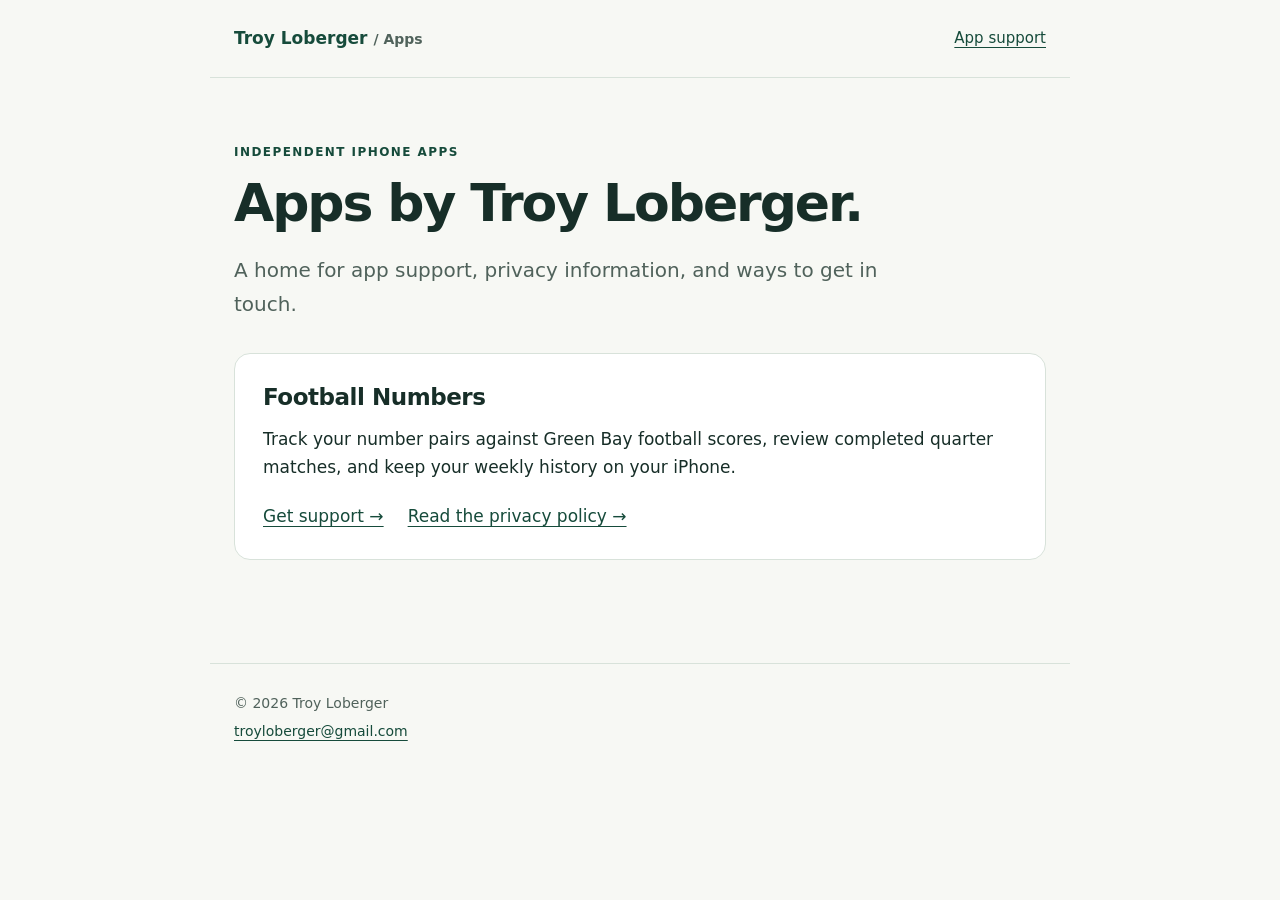
<file: index.html>
<!doctype html>
<html lang="en"><head><meta charset="utf-8"><meta name="viewport" content="width=device-width, initial-scale=1"><meta name="description" content="App support and privacy information from Troy Loberger."><title>Apps · Troy Loberger</title><link rel="stylesheet" href="./styles.css"></head>
<body><a class="skip" href="#main">Skip to content</a><header><a class="brand" href="./index.html">Troy Loberger <span class="meta">/ Apps</span></a><nav aria-label="Main navigation"><a href="football-numbers/support.html">App support</a></nav></header><main id="main"><p class="eyebrow">Independent iPhone apps</p><h1>Apps by Troy Loberger.</h1><p class="intro">A home for app support, privacy information, and ways to get in touch.</p><section class="app" aria-labelledby="football"><h2 id="football">Football Numbers</h2><p>Track your number pairs against Green Bay football scores, review completed quarter matches, and keep your weekly history on your iPhone.</p><div class="links"><a href="football-numbers/support.html">Get support →</a><a href="football-numbers/privacy.html">Read the privacy policy →</a></div></section></main><footer><p>© 2026 Troy Loberger</p><p><a href="mailto:troyloberger@gmail.com">troyloberger@gmail.com</a></p></footer></body></html>
</file>
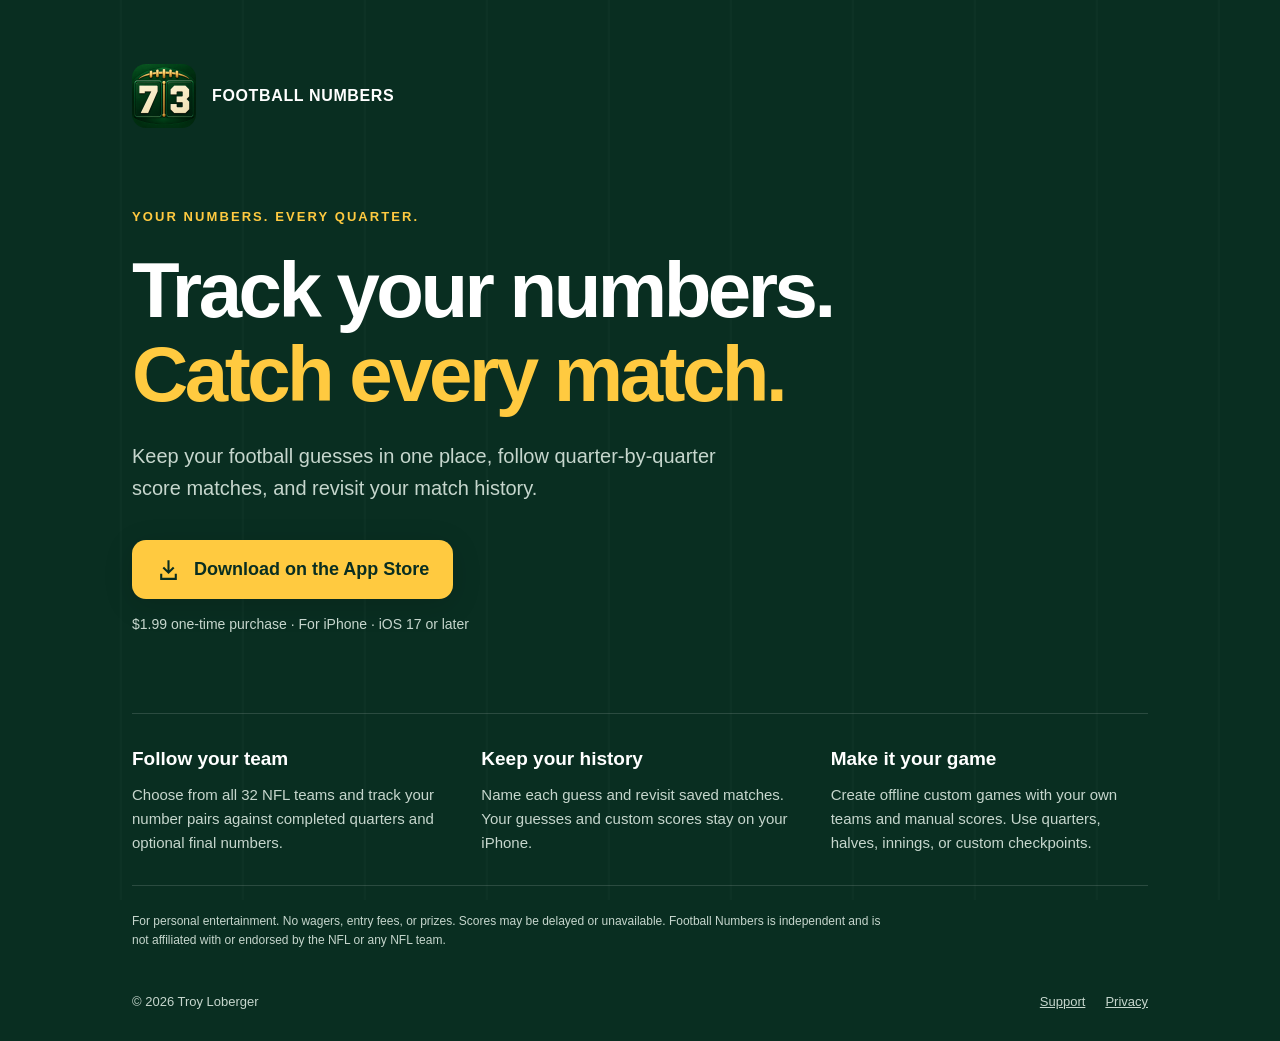
<file: football-numbers/index.html>
<!doctype html>
<html lang="en">
<head>
<meta charset="utf-8">
<meta name="viewport" content="width=device-width, initial-scale=1">
<title>Football Numbers — Track your numbers. Catch every match.</title>
<meta name="description" content="Keep your football number guesses, follow quarter matches, and create offline custom games. Available for iPhone for $1.99.">
<link rel="canonical" href="https://troymeout.github.io/football-numbers/">
<meta property="og:type" content="website">
<meta property="og:site_name" content="Football Numbers">
<meta property="og:title" content="Football Numbers">
<meta property="og:description" content="Track your numbers. Catch every match. Available for iPhone.">
<meta property="og:url" content="https://troymeout.github.io/football-numbers/">
<meta property="og:image" content="https://troymeout.github.io/football-numbers/share-card.png">
<meta property="og:image:width" content="1200">
<meta property="og:image:height" content="630">
<meta property="og:image:alt" content="Football Numbers: Track your numbers. Catch every match. Green-and-gold artwork with the scoreboard app icon.">
<meta name="twitter:card" content="summary_large_image">
<meta name="twitter:title" content="Football Numbers">
<meta name="twitter:description" content="Track your numbers. Catch every match.">
<meta name="twitter:image" content="https://troymeout.github.io/football-numbers/share-card.png">
<meta name="apple-itunes-app" content="app-id=6828064394">
<meta name="theme-color" content="#092e21">
<link rel="icon" type="image/png" href="app-icon.png">
<link rel="apple-touch-icon" href="app-icon.png">
<style>
:root{color-scheme:dark;--green:#092e21;--gold:#ffca40;--muted:#c6d6cd}*{box-sizing:border-box}body{margin:0;background:var(--green);color:#fff;font-family:-apple-system,BlinkMacSystemFont,"Segoe UI",sans-serif;line-height:1.6}body:before{content:"";position:fixed;inset:0;z-index:-1;background:repeating-linear-gradient(90deg,transparent 0,transparent 119px,#ffffff05 120px,#ffffff05 122px)}main{max-width:1080px;margin:auto;padding:64px 32px 28px}.brand{display:flex;align-items:center;gap:16px;font-weight:700;letter-spacing:.04em}.brand img{width:64px;height:64px;border-radius:14px}.hero{padding:66px 0 64px;max-width:890px}.eyebrow{color:var(--gold);font-size:13px;font-weight:750;letter-spacing:.16em;text-transform:uppercase}h1{font-size:clamp(44px,7vw,78px);line-height:1.08;letter-spacing:-.045em;margin:20px 0 24px}h1 span{color:var(--gold)}.intro{font-size:20px;color:var(--muted);max-width:620px}.download{display:inline-flex;align-items:center;gap:13px;background:var(--gold);color:#092e21;text-decoration:none;padding:15px 24px;border-radius:14px;font-weight:750;font-size:18px;margin-top:16px;box-shadow:0 6px 30px #0002}.download:hover{background:#ffdc7a}.download:focus-visible,a:focus-visible{outline:3px solid white;outline-offset:5px}.download svg{width:25px;height:25px}.small{color:var(--muted);font-size:14px}.features{display:grid;grid-template-columns:repeat(3,1fr);gap:32px;border-top:1px solid #ffffff24;border-bottom:1px solid #ffffff24;padding:30px 0}.features h2{font-size:19px;margin:0 0 8px}.features p{margin:0;color:var(--muted);font-size:15px}footer{display:flex;justify-content:space-between;gap:20px;padding-top:30px;font-size:13px;color:var(--muted)}footer a{color:var(--muted);margin-left:20px}.note{max-width:760px;margin-top:26px;font-size:12px;color:var(--muted)}@media(max-width:650px){main{padding:28px 24px}.hero{padding:46px 0}.intro{font-size:18px}.features{grid-template-columns:1fr;gap:25px}footer{flex-direction:column}footer a{margin:0 22px 0 0}.brand img{width:52px;height:52px}}
</style>
</head>
<body>
<main>
<header class="brand"><img src="app-icon.png" width="64" height="64" alt="Football Numbers scoreboard icon"><span>FOOTBALL NUMBERS</span></header>
<section class="hero" aria-labelledby="headline">
<p class="eyebrow">Your numbers. Every quarter.</p>
<h1 id="headline">Track your numbers.<br><span>Catch every match.</span></h1>
<p class="intro">Keep your football guesses in one place, follow quarter-by-quarter score matches, and revisit your match history.</p>
<a class="download" href="https://apps.apple.com/us/app/football-numbers/id6828064394"><svg aria-hidden="true" viewBox="0 0 24 24" fill="none" stroke="currentColor" stroke-width="2"><path d="M12 3v12m-5-5 5 5 5-5M5 16v5h14v-5"/></svg>Download on the App Store</a>
<p class="small">$1.99 one-time purchase · For iPhone · iOS 17 or later</p>
</section>
<section class="features" aria-label="App features">
<div><h2>Follow your team</h2><p>Choose from all 32 NFL teams and track your number pairs against completed quarters and optional final numbers.</p></div>
<div><h2>Keep your history</h2><p>Name each guess and revisit saved matches. Your guesses and custom scores stay on your iPhone.</p></div>
<div><h2>Make it your game</h2><p>Create offline custom games with your own teams and manual scores. Use quarters, halves, innings, or custom checkpoints.</p></div>
</section>
<p class="note">For personal entertainment. No wagers, entry fees, or prizes. Scores may be delayed or unavailable. Football Numbers is independent and is not affiliated with or endorsed by the NFL or any NFL team.</p>
<footer><span>© 2026 Troy Loberger</span><nav aria-label="Help"><a href="support.html">Support</a><a href="privacy.html">Privacy</a></nav></footer>
</main>
</body>
</html>
</file>
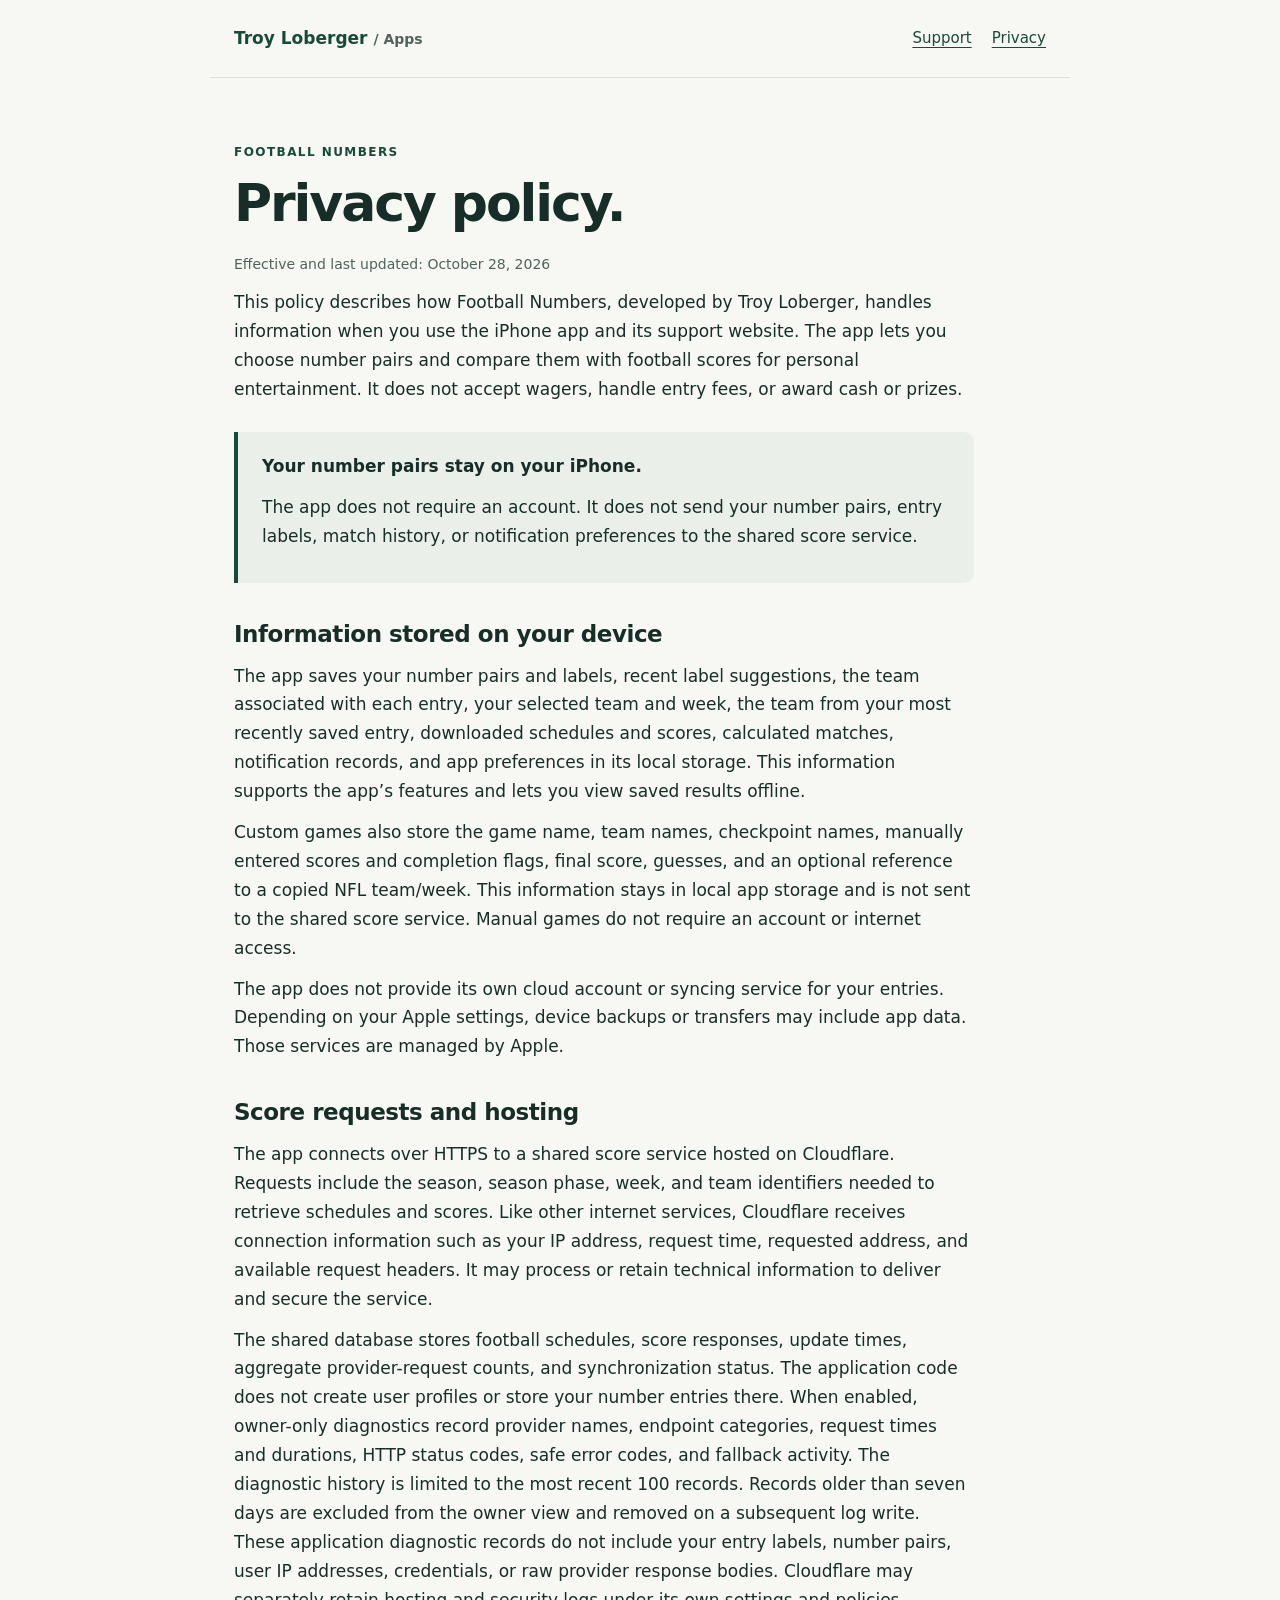
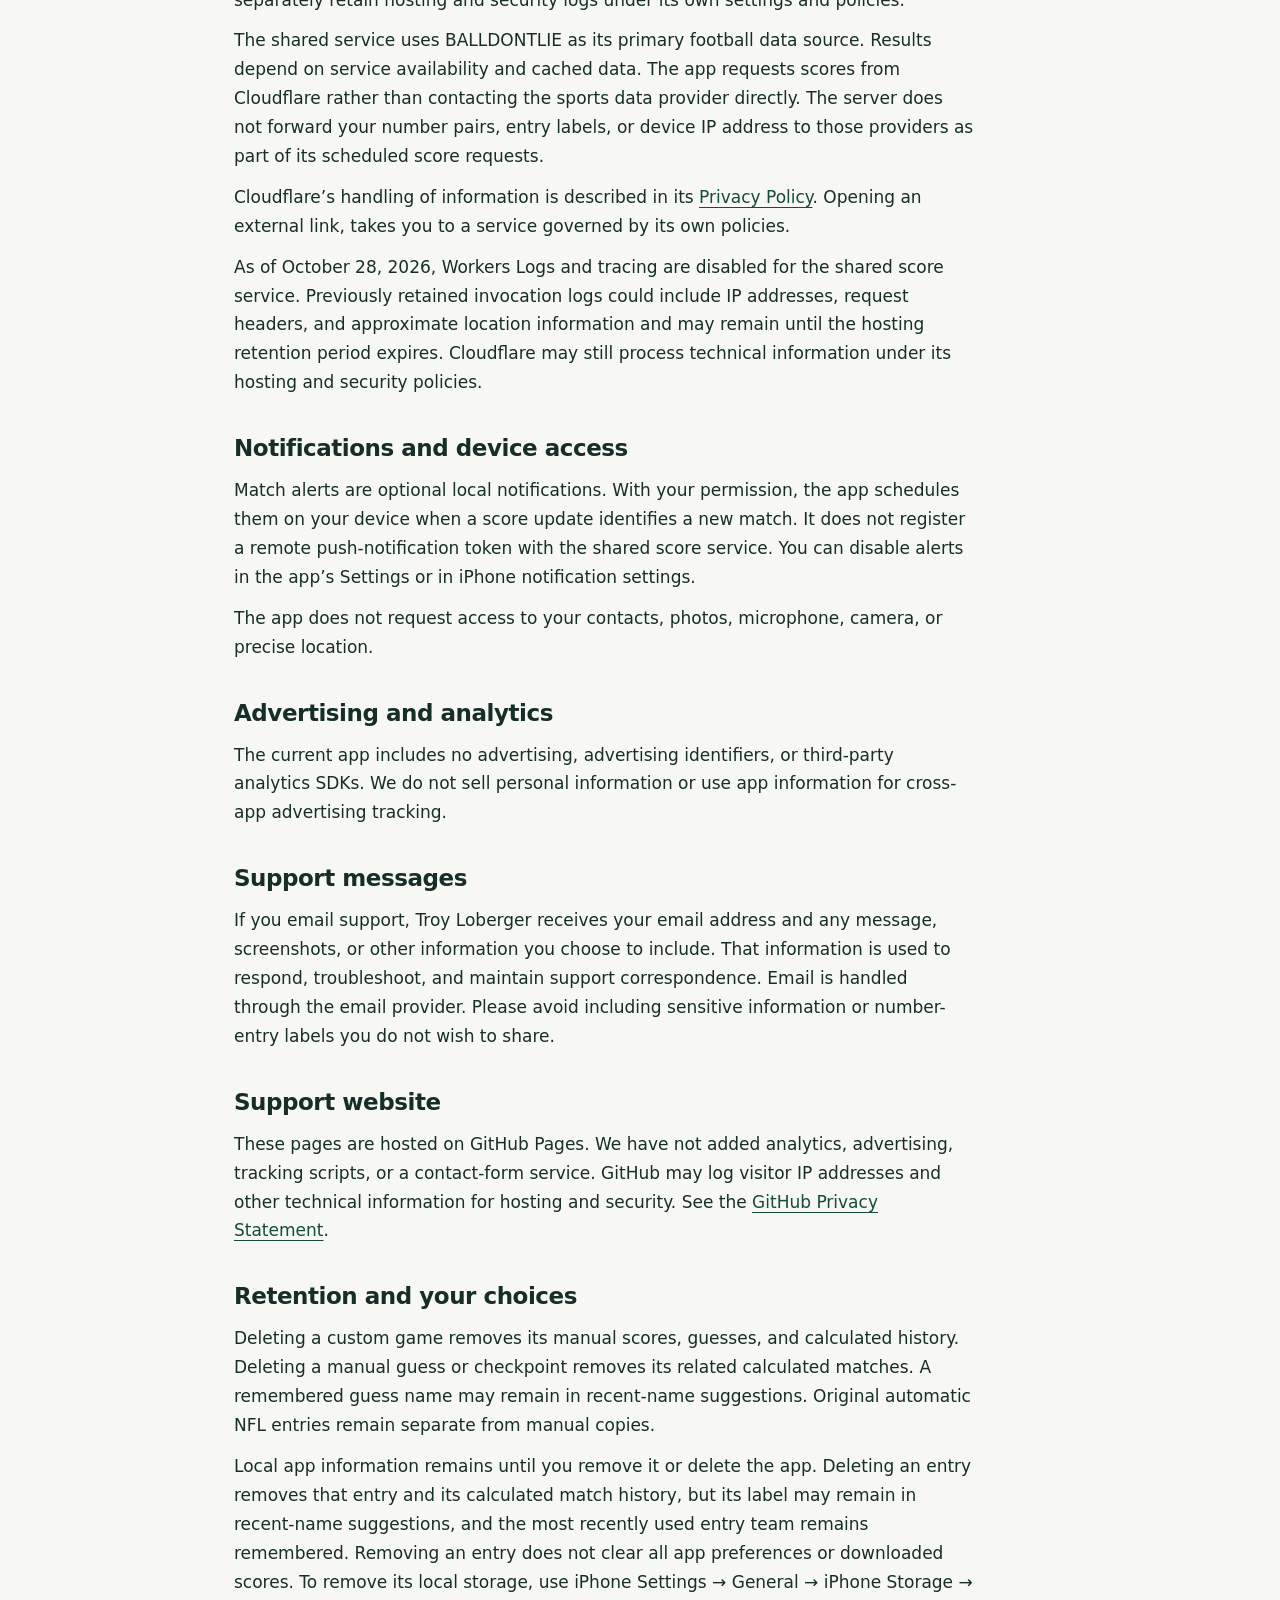
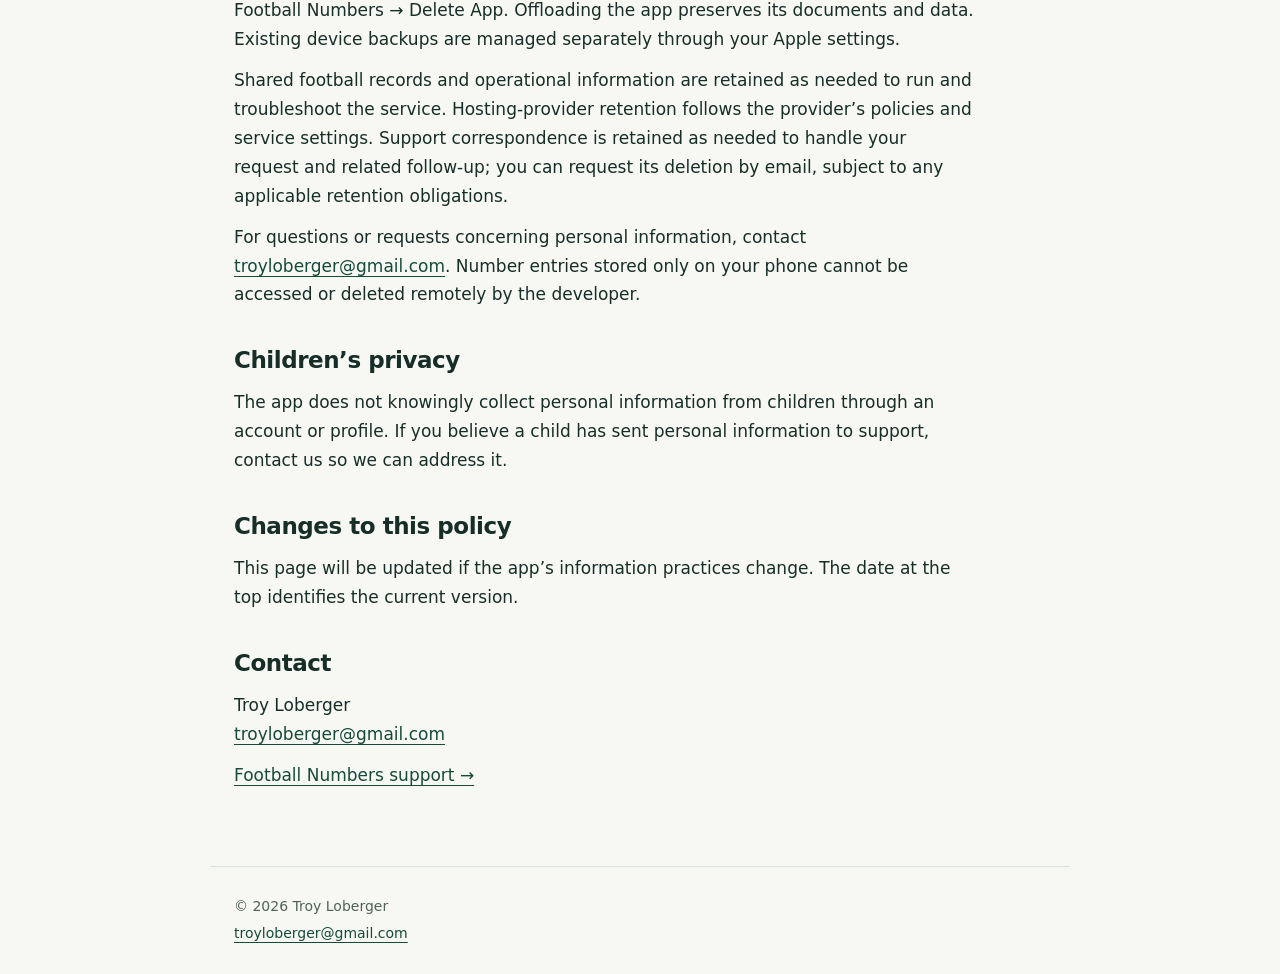
<file: football-numbers/privacy.html>
<!doctype html>
<html lang="en"><head><meta charset="utf-8"><meta name="viewport" content="width=device-width, initial-scale=1"><meta name="description" content="Privacy policy for Football Numbers: local entries, shared scores, optional notifications, and contact information."><title>Football Numbers Privacy Policy · Troy Loberger</title><link rel="stylesheet" href="../styles.css"></head>
<body><a class="skip" href="#main">Skip to content</a><header><a class="brand" href="../index.html">Troy Loberger <span class="meta">/ Apps</span></a><nav aria-label="Main navigation"><a href="support.html">Support</a><a href="privacy.html">Privacy</a></nav></header><main id="main"><article><p class="eyebrow">Football Numbers</p><h1>Privacy policy.</h1><p class="meta">Effective and last updated: October 28, 2026</p><p>This policy describes how Football Numbers, developed by Troy Loberger, handles information when you use the iPhone app and its support website. The app lets you choose number pairs and compare them with football scores for personal entertainment. It does not accept wagers, handle entry fees, or award cash or prizes.</p><div class="callout"><strong>Your number pairs stay on your iPhone.</strong><p>The app does not require an account. It does not send your number pairs, entry labels, match history, or notification preferences to the shared score service.</p></div>
<h2>Information stored on your device</h2><p>The app saves your number pairs and labels, recent label suggestions, the team associated with each entry, your selected team and week, the team from your most recently saved entry, downloaded schedules and scores, calculated matches, notification records, and app preferences in its local storage. This information supports the app’s features and lets you view saved results offline.</p><p>Custom games also store the game name, team names, checkpoint names, manually entered scores and completion flags, final score, guesses, and an optional reference to a copied NFL team/week. This information stays in local app storage and is not sent to the shared score service. Manual games do not require an account or internet access.</p><p>The app does not provide its own cloud account or syncing service for your entries. Depending on your Apple settings, device backups or transfers may include app data. Those services are managed by Apple.</p>
<h2>Score requests and hosting</h2><p>The app connects over HTTPS to a shared score service hosted on Cloudflare. Requests include the season, season phase, week, and team identifiers needed to retrieve schedules and scores. Like other internet services, Cloudflare receives connection information such as your IP address, request time, requested address, and available request headers. It may process or retain technical information to deliver and secure the service.</p><p>The shared database stores football schedules, score responses, update times, aggregate provider-request counts, and synchronization status. The application code does not create user profiles or store your number entries there. When enabled, owner-only diagnostics record provider names, endpoint categories, request times and durations, HTTP status codes, safe error codes, and fallback activity. The diagnostic history is limited to the most recent 100 records. Records older than seven days are excluded from the owner view and removed on a subsequent log write. These application diagnostic records do not include your entry labels, number pairs, user IP addresses, credentials, or raw provider response bodies. Cloudflare may separately retain hosting and security logs under its own settings and policies.</p><p>The shared service uses BALLDONTLIE as its primary football data source. Results depend on service availability and cached data. The app requests scores from Cloudflare rather than contacting the sports data provider directly. The server does not forward your number pairs, entry labels, or device IP address to those providers as part of its scheduled score requests.</p><p>Cloudflare’s handling of information is described in its <a href="https://www.cloudflare.com/privacypolicy/">Privacy Policy</a>. Opening an external link, takes you to a service governed by its own policies.</p>
<p>As of October 28, 2026, Workers Logs and tracing are disabled for the shared score service. Previously retained invocation logs could include IP addresses, request headers, and approximate location information and may remain until the hosting retention period expires. Cloudflare may still process technical information under its hosting and security policies.</p><h2>Notifications and device access</h2><p>Match alerts are optional local notifications. With your permission, the app schedules them on your device when a score update identifies a new match. It does not register a remote push-notification token with the shared score service. You can disable alerts in the app’s Settings or in iPhone notification settings.</p><p>The app does not request access to your contacts, photos, microphone, camera, or precise location.</p>
<h2>Advertising and analytics</h2><p>The current app includes no advertising, advertising identifiers, or third-party analytics SDKs. We do not sell personal information or use app information for cross-app advertising tracking.</p>
<h2>Support messages</h2><p>If you email support, Troy Loberger receives your email address and any message, screenshots, or other information you choose to include. That information is used to respond, troubleshoot, and maintain support correspondence. Email is handled through the email provider. Please avoid including sensitive information or number-entry labels you do not wish to share.</p>
<h2>Support website</h2><p>These pages are hosted on GitHub Pages. We have not added analytics, advertising, tracking scripts, or a contact-form service. GitHub may log visitor IP addresses and other technical information for hosting and security. See the <a href="https://docs.github.com/en/site-policy/privacy-policies/github-general-privacy-statement">GitHub Privacy Statement</a>.</p>
<h2>Retention and your choices</h2><p>Deleting a custom game removes its manual scores, guesses, and calculated history. Deleting a manual guess or checkpoint removes its related calculated matches. A remembered guess name may remain in recent-name suggestions. Original automatic NFL entries remain separate from manual copies.</p><p>Local app information remains until you remove it or delete the app. Deleting an entry removes that entry and its calculated match history, but its label may remain in recent-name suggestions, and the most recently used entry team remains remembered. Removing an entry does not clear all app preferences or downloaded scores. To remove its local storage, use iPhone Settings → General → iPhone Storage → Football Numbers → Delete App. Offloading the app preserves its documents and data. Existing device backups are managed separately through your Apple settings.</p><p>Shared football records and operational information are retained as needed to run and troubleshoot the service. Hosting-provider retention follows the provider’s policies and service settings. Support correspondence is retained as needed to handle your request and related follow-up; you can request its deletion by email, subject to any applicable retention obligations.</p><p>For questions or requests concerning personal information, contact <a href="mailto:troyloberger@gmail.com?subject=Football%20Numbers%20Privacy">troyloberger@gmail.com</a>. Number entries stored only on your phone cannot be accessed or deleted remotely by the developer.</p>
<h2>Children’s privacy</h2><p>The app does not knowingly collect personal information from children through an account or profile. If you believe a child has sent personal information to support, contact us so we can address it.</p>
<h2>Changes to this policy</h2><p>This page will be updated if the app’s information practices change. The date at the top identifies the current version.</p>
<h2>Contact</h2><p>Troy Loberger<br><a href="mailto:troyloberger@gmail.com?subject=Football%20Numbers%20Privacy">troyloberger@gmail.com</a></p><p><a href="support.html">Football Numbers support →</a></p></article></main><footer><p>© 2026 Troy Loberger</p><p><a href="mailto:troyloberger@gmail.com">troyloberger@gmail.com</a></p></footer></body></html>
</file>
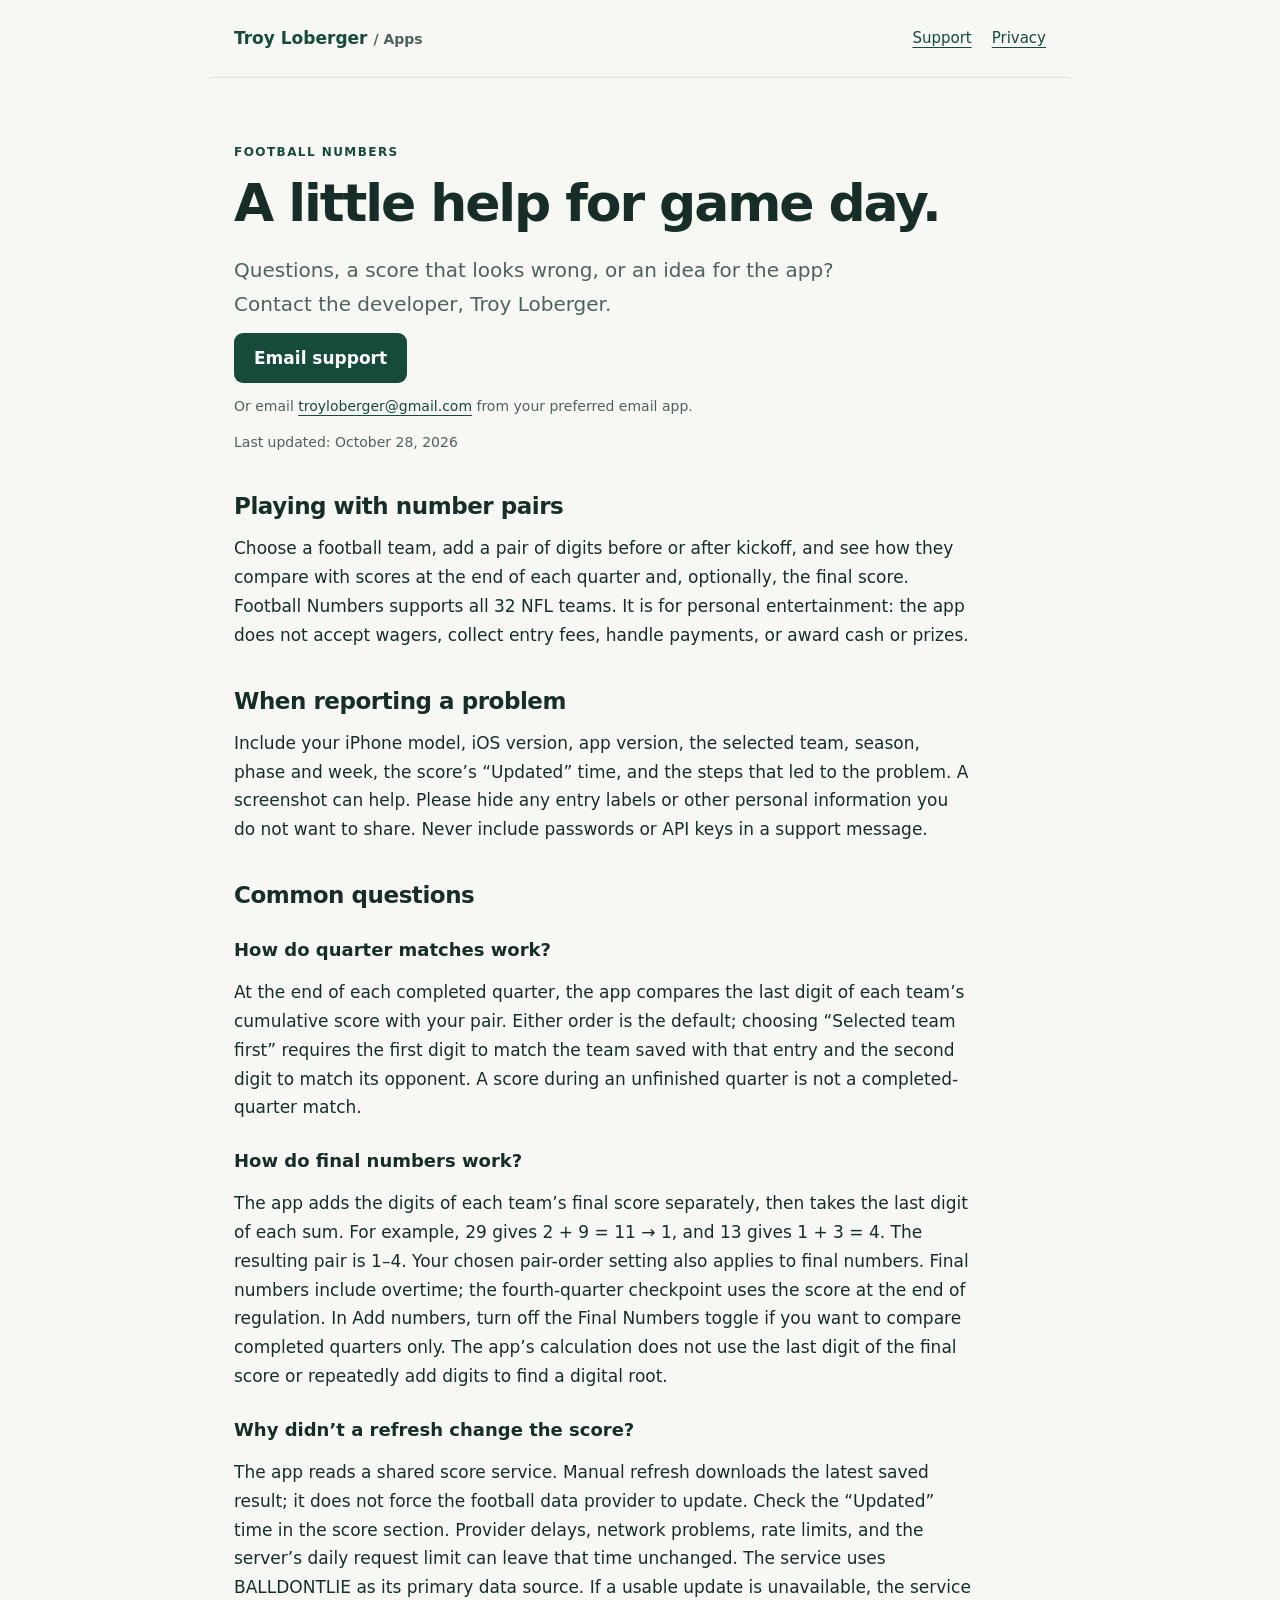
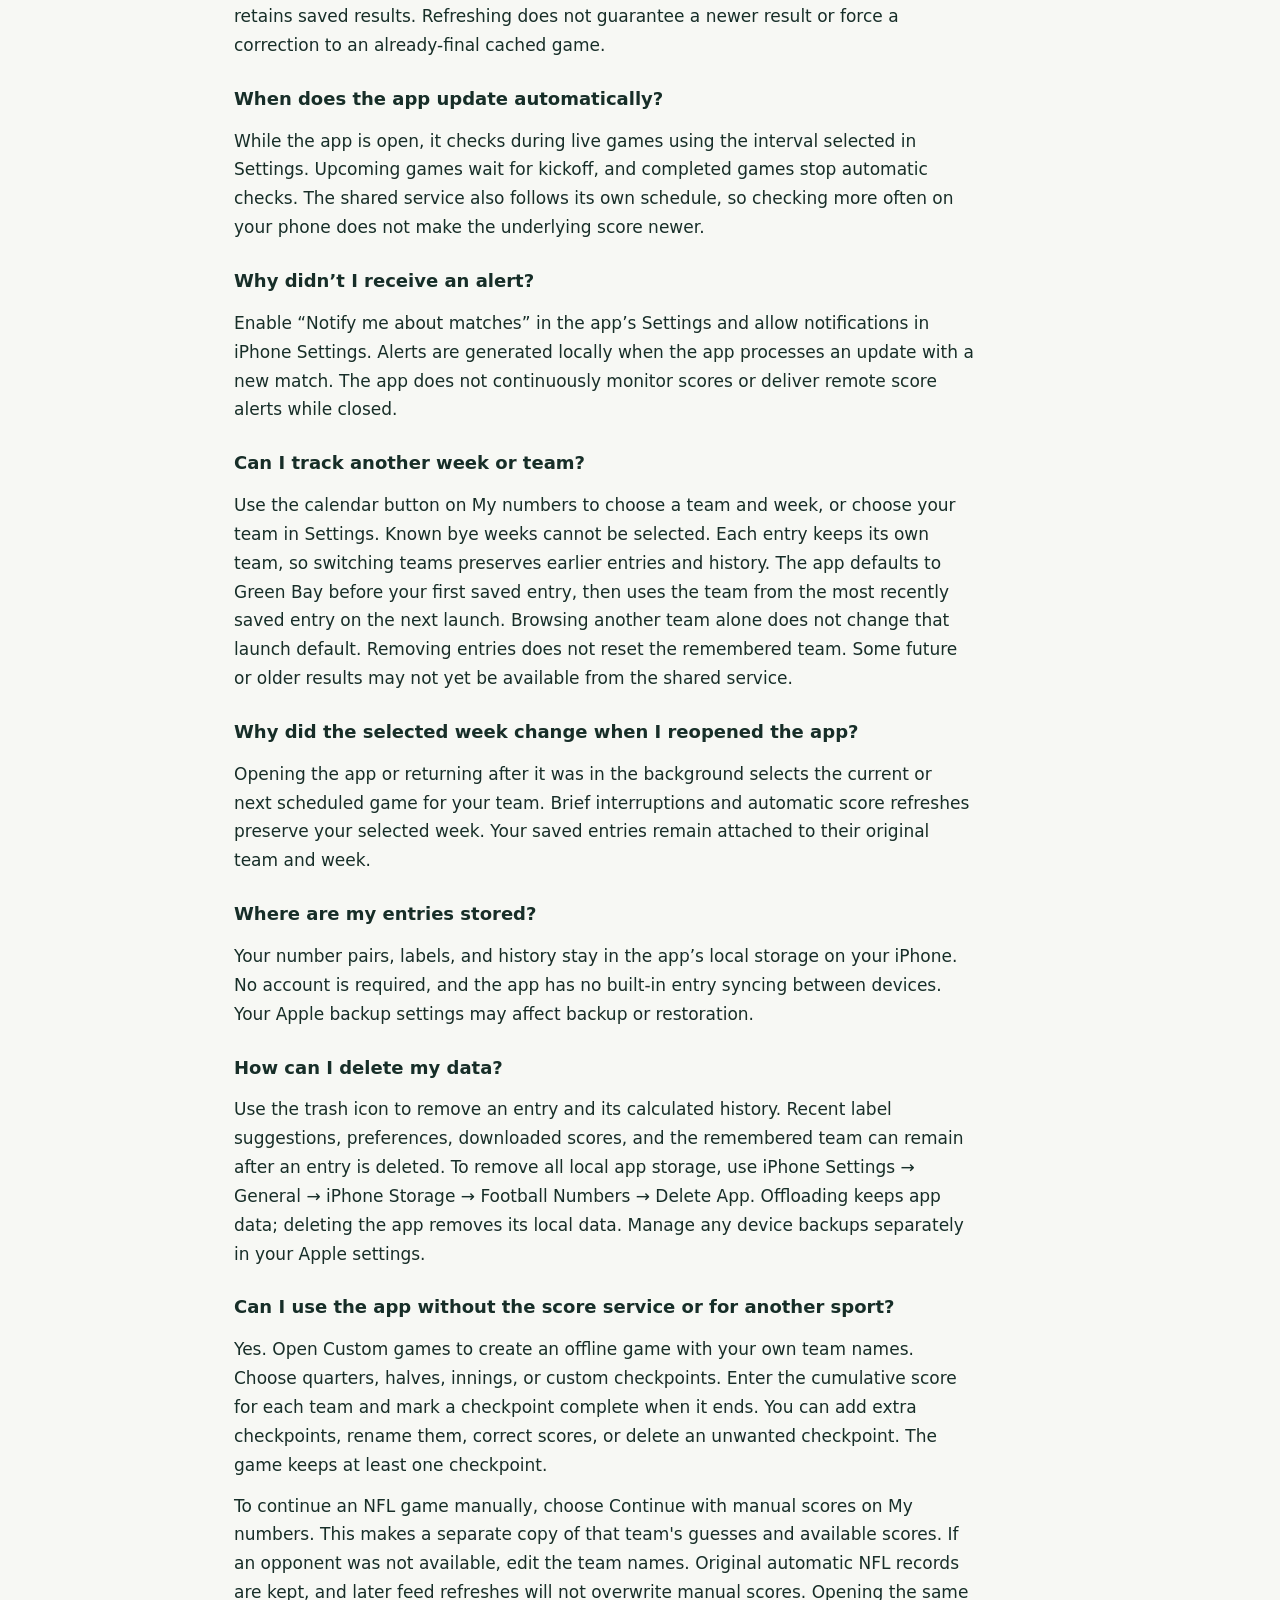
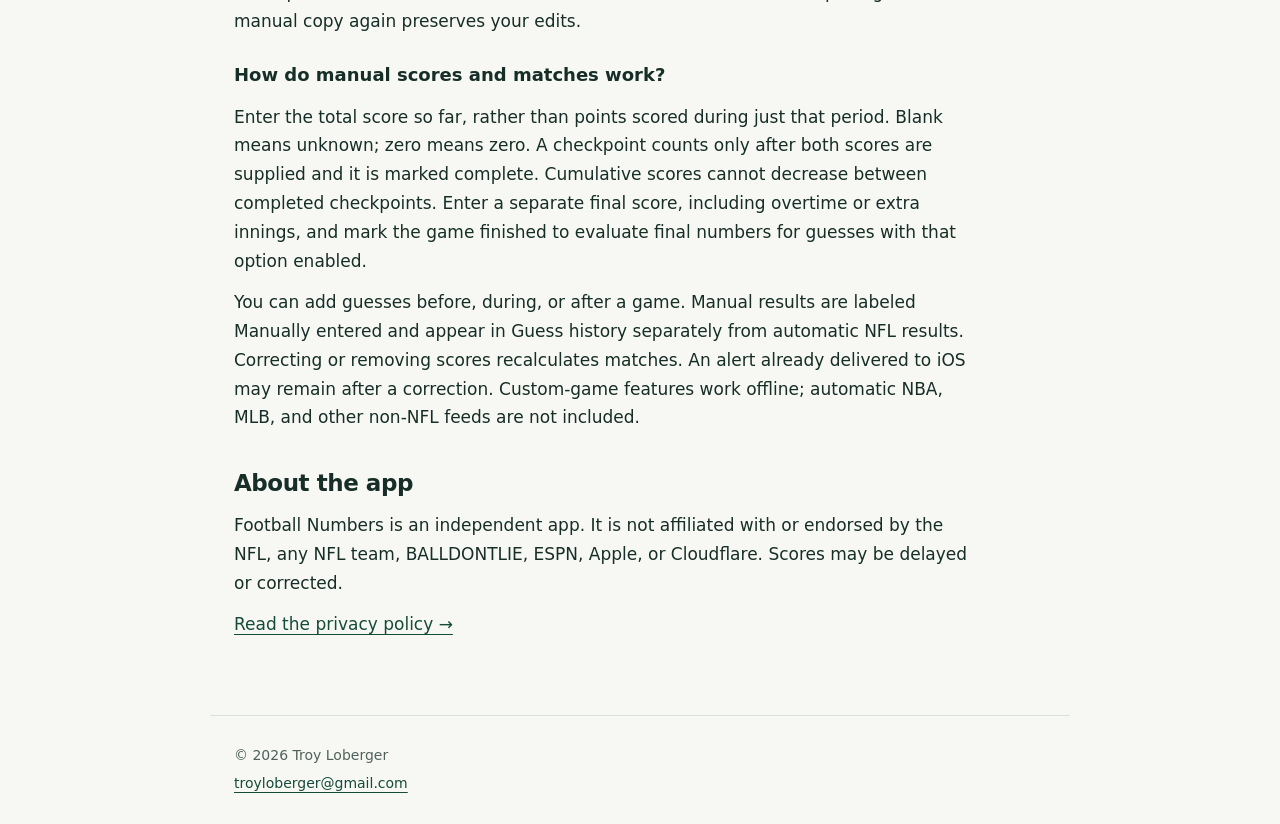
<file: football-numbers/support.html>
<!doctype html>
<html lang="en"><head><meta charset="utf-8"><meta name="viewport" content="width=device-width, initial-scale=1"><meta name="description" content="Contact Troy Loberger for Football Numbers support and find help with scores, matching rules, notifications, and local data."><title>Football Numbers Support · Troy Loberger</title><link rel="stylesheet" href="../styles.css"></head>
<body><a class="skip" href="#main">Skip to content</a><header><a class="brand" href="../index.html">Troy Loberger <span class="meta">/ Apps</span></a><nav aria-label="Main navigation"><a href="support.html">Support</a><a href="privacy.html">Privacy</a></nav></header><main id="main"><article><p class="eyebrow">Football Numbers</p><h1>A little help for game day.</h1><p class="intro">Questions, a score that looks wrong, or an idea for the app? Contact the developer, Troy Loberger.</p><p><a class="button" href="mailto:troyloberger@gmail.com?subject=Football%20Numbers%20Support">Email support</a></p><p class="meta">Or email <a href="mailto:troyloberger@gmail.com">troyloberger@gmail.com</a> from your preferred email app.</p>
<p class="meta">Last updated: October 28, 2026</p>
<h2>Playing with number pairs</h2><p>Choose a football team, add a pair of digits before or after kickoff, and see how they compare with scores at the end of each quarter and, optionally, the final score. Football Numbers supports all 32 NFL teams. It is for personal entertainment: the app does not accept wagers, collect entry fees, handle payments, or award cash or prizes.</p>
<h2>When reporting a problem</h2><p>Include your iPhone model, iOS version, app version, the selected team, season, phase and week, the score’s “Updated” time, and the steps that led to the problem. A screenshot can help. Please hide any entry labels or other personal information you do not want to share. Never include passwords or API keys in a support message.</p>
<h2>Common questions</h2><h3>How do quarter matches work?</h3><p>At the end of each completed quarter, the app compares the last digit of each team’s cumulative score with your pair. Either order is the default; choosing “Selected team first” requires the first digit to match the team saved with that entry and the second digit to match its opponent. A score during an unfinished quarter is not a completed-quarter match.</p>
<h3>How do final numbers work?</h3><p>The app adds the digits of each team’s final score separately, then takes the last digit of each sum. For example, 29 gives 2 + 9 = 11 → 1, and 13 gives 1 + 3 = 4. The resulting pair is 1–4. Your chosen pair-order setting also applies to final numbers. Final numbers include overtime; the fourth-quarter checkpoint uses the score at the end of regulation. In Add numbers, turn off the Final Numbers toggle if you want to compare completed quarters only. The app’s calculation does not use the last digit of the final score or repeatedly add digits to find a digital root.</p>
<h3>Why didn’t a refresh change the score?</h3><p>The app reads a shared score service. Manual refresh downloads the latest saved result; it does not force the football data provider to update. Check the “Updated” time in the score section. Provider delays, network problems, rate limits, and the server’s daily request limit can leave that time unchanged. The service uses BALLDONTLIE as its primary data source. If a usable update is unavailable, the service retains saved results. Refreshing does not guarantee a newer result or force a correction to an already-final cached game.</p>
<h3>When does the app update automatically?</h3><p>While the app is open, it checks during live games using the interval selected in Settings. Upcoming games wait for kickoff, and completed games stop automatic checks. The shared service also follows its own schedule, so checking more often on your phone does not make the underlying score newer.</p>
<h3>Why didn’t I receive an alert?</h3><p>Enable “Notify me about matches” in the app’s Settings and allow notifications in iPhone Settings. Alerts are generated locally when the app processes an update with a new match. The app does not continuously monitor scores or deliver remote score alerts while closed.</p>
<h3>Can I track another week or team?</h3><p>Use the calendar button on My numbers to choose a team and week, or choose your team in Settings. Known bye weeks cannot be selected. Each entry keeps its own team, so switching teams preserves earlier entries and history. The app defaults to Green Bay before your first saved entry, then uses the team from the most recently saved entry on the next launch. Browsing another team alone does not change that launch default. Removing entries does not reset the remembered team. Some future or older results may not yet be available from the shared service.</p>
<h3>Why did the selected week change when I reopened the app?</h3><p>Opening the app or returning after it was in the background selects the current or next scheduled game for your team. Brief interruptions and automatic score refreshes preserve your selected week. Your saved entries remain attached to their original team and week.</p>
<h3>Where are my entries stored?</h3><p>Your number pairs, labels, and history stay in the app’s local storage on your iPhone. No account is required, and the app has no built-in entry syncing between devices. Your Apple backup settings may affect backup or restoration.</p>
<h3>How can I delete my data?</h3><p>Use the trash icon to remove an entry and its calculated history. Recent label suggestions, preferences, downloaded scores, and the remembered team can remain after an entry is deleted. To remove all local app storage, use iPhone Settings → General → iPhone Storage → Football Numbers → Delete App. Offloading keeps app data; deleting the app removes its local data. Manage any device backups separately in your Apple settings.</p>
<h3>Can I use the app without the score service or for another sport?</h3><p>Yes. Open Custom games to create an offline game with your own team names. Choose quarters, halves, innings, or custom checkpoints. Enter the cumulative score for each team and mark a checkpoint complete when it ends. You can add extra checkpoints, rename them, correct scores, or delete an unwanted checkpoint. The game keeps at least one checkpoint.</p><p>To continue an NFL game manually, choose Continue with manual scores on My numbers. This makes a separate copy of that team&#x27;s guesses and available scores. If an opponent was not available, edit the team names. Original automatic NFL records are kept, and later feed refreshes will not overwrite manual scores. Opening the same manual copy again preserves your edits.</p><h3>How do manual scores and matches work?</h3><p>Enter the total score so far, rather than points scored during just that period. Blank means unknown; zero means zero. A checkpoint counts only after both scores are supplied and it is marked complete. Cumulative scores cannot decrease between completed checkpoints. Enter a separate final score, including overtime or extra innings, and mark the game finished to evaluate final numbers for guesses with that option enabled.</p><p>You can add guesses before, during, or after a game. Manual results are labeled Manually entered and appear in Guess history separately from automatic NFL results. Correcting or removing scores recalculates matches. An alert already delivered to iOS may remain after a correction. Custom-game features work offline; automatic NBA, MLB, and other non-NFL feeds are not included.</p>
<h2>About the app</h2><p>Football Numbers is an independent app. It is not affiliated with or endorsed by the NFL, any NFL team, BALLDONTLIE, ESPN, Apple, or Cloudflare. Scores may be delayed or corrected.</p><p><a href="privacy.html">Read the privacy policy →</a></p></article></main><footer><p>© 2026 Troy Loberger</p><p><a href="mailto:troyloberger@gmail.com">troyloberger@gmail.com</a></p></footer></body></html>
</file>
<file: styles.css>
:root{color-scheme:light;--ink:#172e28;--muted:#50625b;--green:#164b3b;--paper:#f7f8f4;--line:#d8e2da}*{box-sizing:border-box}body{margin:0;background:var(--paper);color:var(--ink);font-family:system-ui,-apple-system,BlinkMacSystemFont,"Segoe UI",sans-serif;font-size:17px;line-height:1.7}a{color:var(--green);text-underline-offset:4px}a:hover{text-decoration-thickness:2px}a:focus-visible{outline:3px solid #9b6900;outline-offset:5px}.skip{position:absolute;left:16px;top:-80px;background:white;padding:8px}.skip:focus{top:8px}header,main,footer{max-width:860px;margin:auto;padding:24px}header{display:flex;justify-content:space-between;align-items:center;gap:16px;border-bottom:1px solid var(--line)}.brand{font-weight:750;text-decoration:none}nav{display:flex;gap:20px;font-size:15px}main{padding-top:52px;padding-bottom:64px;min-height:65vh}.eyebrow{text-transform:uppercase;letter-spacing:.12em;font-size:12px;font-weight:750;color:var(--green)}h1{font-size:clamp(34px,7vw,52px);line-height:1.12;letter-spacing:-.04em;margin:12px 0 20px}h2{font-size:23px;line-height:1.35;margin:36px 0 12px;letter-spacing:-.02em}h3{font-size:18px;margin:24px 0 8px}p,ul,ol{margin:12px 0}.intro{font-size:20px;color:var(--muted);max-width:680px}.meta{font-size:14px;color:var(--muted)}.callout{background:#eaf0e9;padding:20px 24px;border-left:4px solid var(--green);border-radius:0 10px 10px 0;margin:28px 0}.app{background:white;border:1px solid var(--line);padding:28px;border-radius:16px;margin-top:32px}.app h2{margin-top:0}.links{display:flex;gap:24px;flex-wrap:wrap;margin-top:20px}.button{display:inline-block;background:var(--green);color:white;padding:11px 20px;border-radius:9px;text-decoration:none;font-weight:650;overflow-wrap:anywhere}footer{border-top:1px solid var(--line);font-size:14px;color:var(--muted)}footer p{margin:4px 0}li{padding-left:4px;margin:5px 0}article{max-width:740px}code{font-size:.9em} @media(max-width:540px){header{align-items:flex-start;flex-direction:column}main{padding-top:32px}nav{gap:18px}.callout,.app{padding:20px}body{font-size:16px}}
</file>
